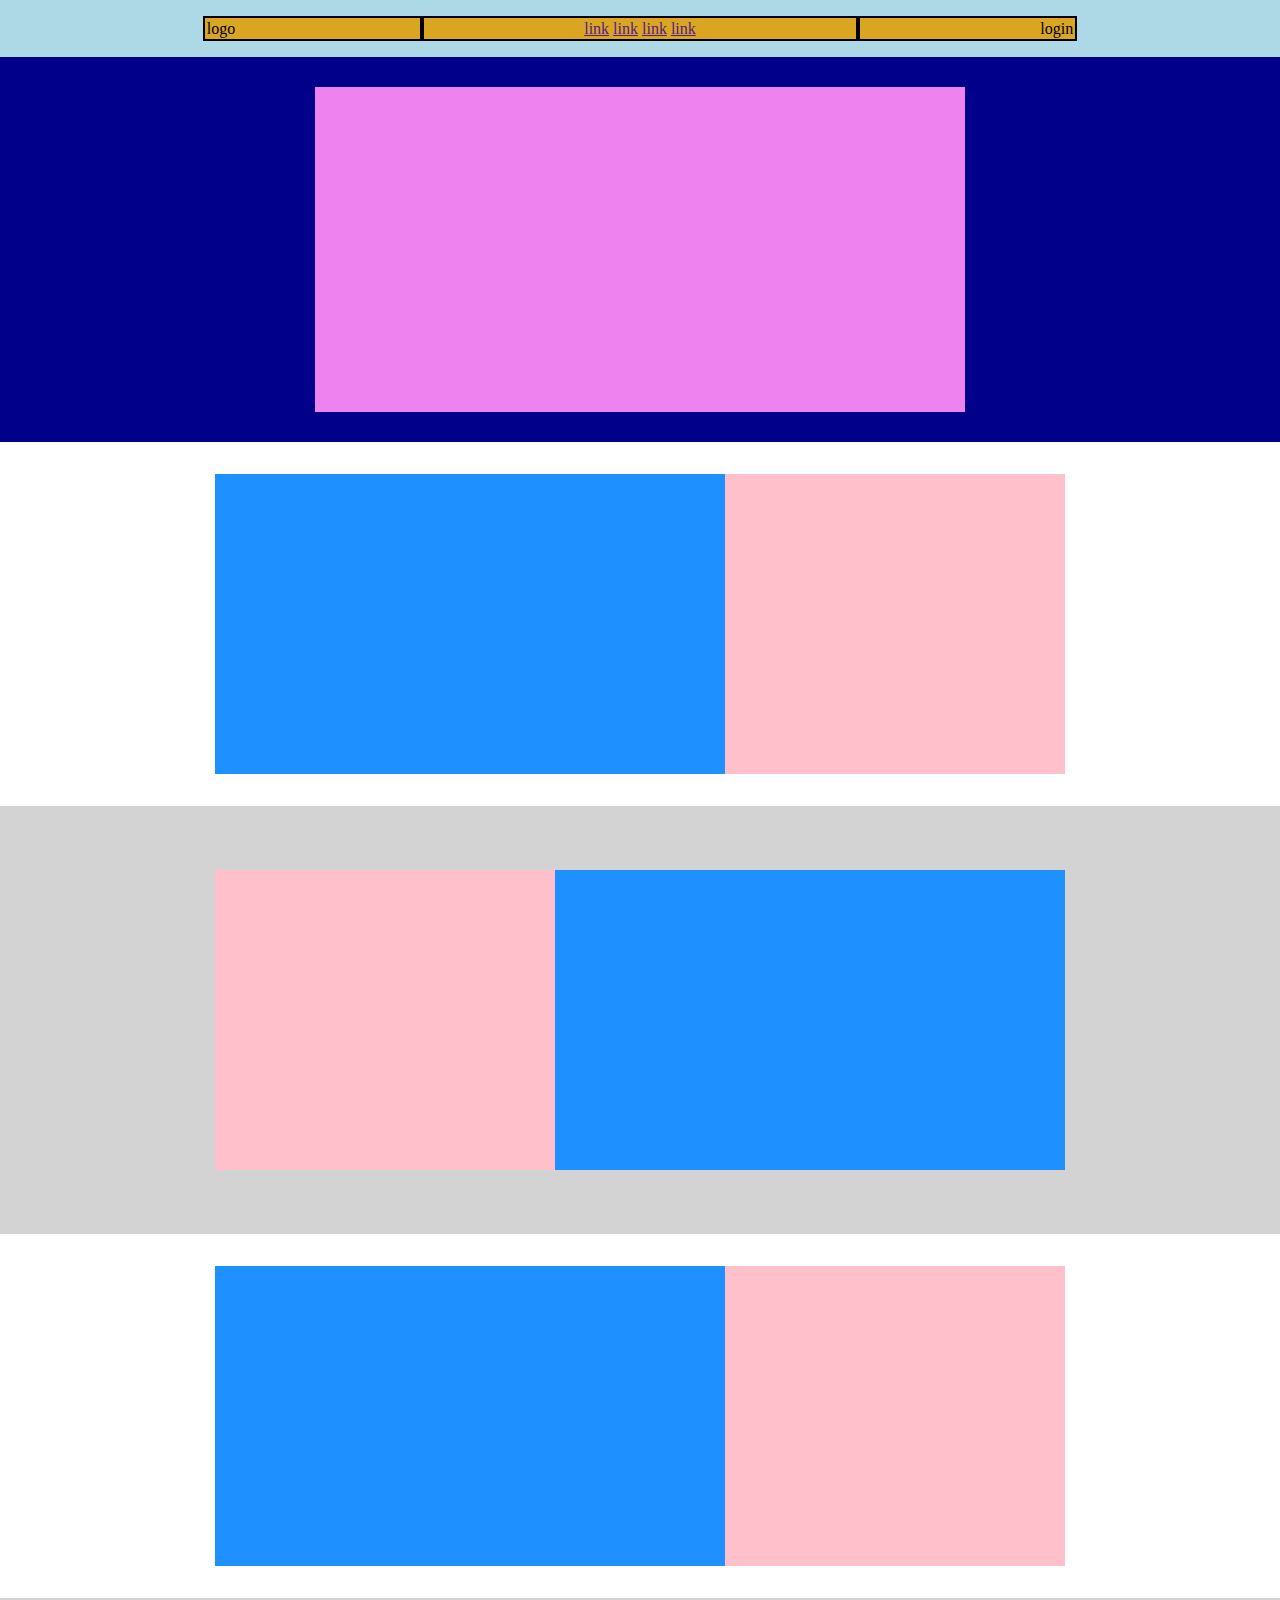
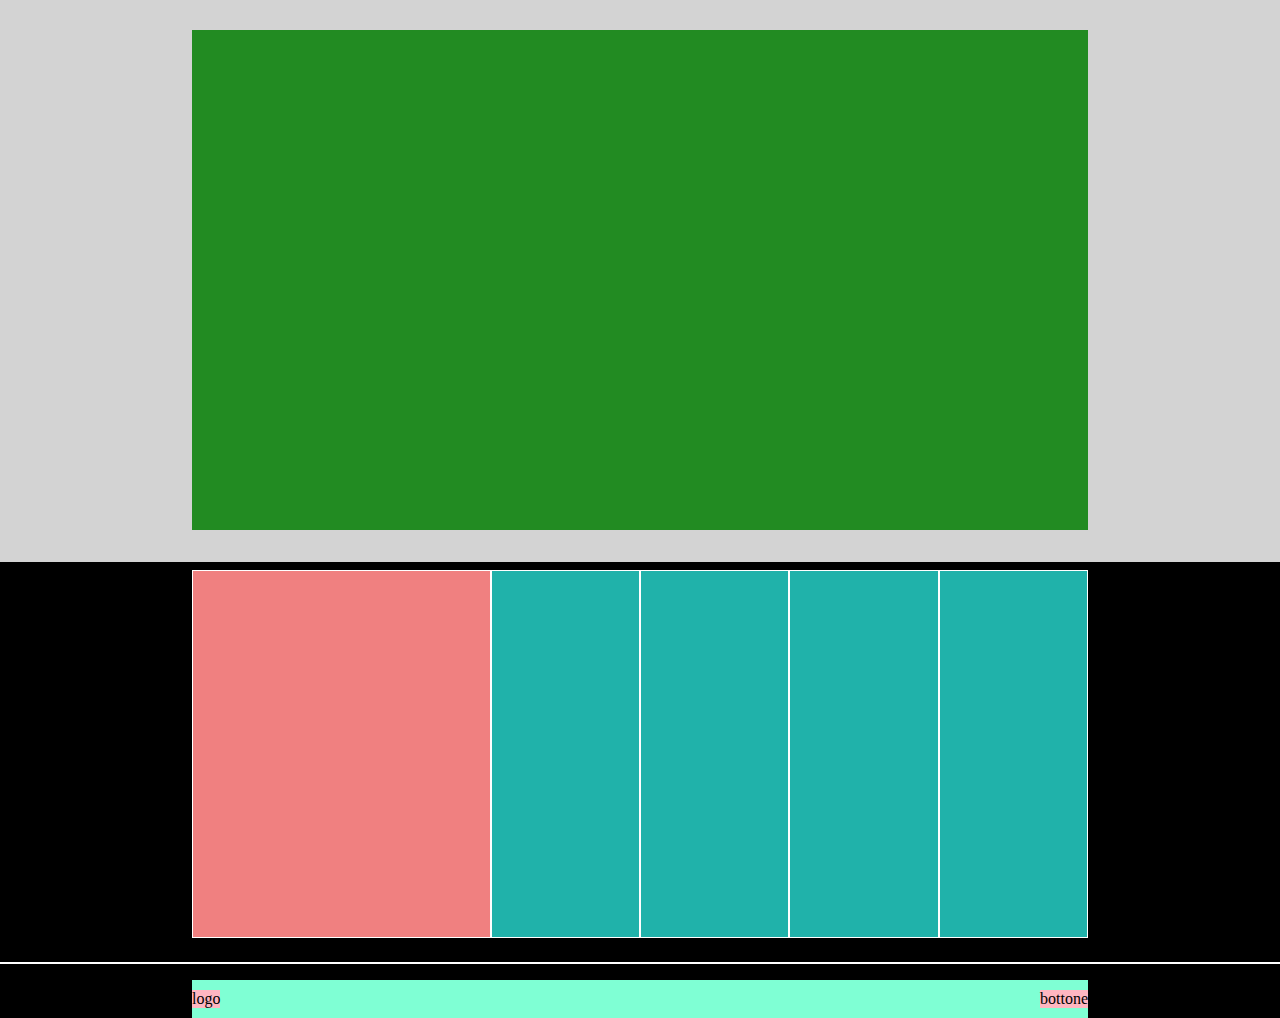
<file: index.html>
<!DOCTYPE html>
<html lang="en">
<head>
    <meta charset="UTF-8">
    <meta http-equiv="X-UA-Compatible" content="IE=edge">
    <meta name="viewport" content="width=device-width, initial-scale=1.0">
    <title>Document</title>
    <link rel="stylesheet" href="style.css">
</head>
<body>

    <header id="site_header">
        <div class="conteiner">
            <div class="row">
                <div class="col-1">
                    <span>logo</span>
                </div>
                <div class="col-2">
                    <a href="">link</a>
                    <a href="">link</a>
                    <a href="">link</a>
                    <a href="">link</a>

                    
                </div>
                <div class="col-3">
                    <span class="login">login</span>
                    
                </div>
            </div>
        </div>
    </header>

    <main id="site_main">
        <section id="blue_block">
            <div class="blue_block">
                 <div class="purple_block">
                
                 </div>
            </div>
         </section>

         <section id="first_row">
            <div class="conteiner_row">
                <div class="information">
                     <div class="banner">

                     </div>
                     <div class="description">

                     </div>
                </div>
            </div>
         </section>

         <section class="grey">
            <div class="grey_conteiner_row">
                <div class="information">
                    <div class="description">

                    </div>
                     <div class="banner">

                     </div>
                    
                </div>
            </div>
         </section>

         <section id="third_row">
            <div class="conteiner_row">
                <div class="information">
                     <div class="banner">

                     </div>
                     <div class="description">

                     </div>
                </div>
            </div>
         </section>

         <section class="grey">
            <div class="green_row">

            </div>
         </section>

         <section class="black">
            <div class="black_conteiner">
                <div class="col-4">

                </div>
                <div class="col-5">

                </div>
                <div class="col-6">

                </div>
                <div class="col-7">

                </div>
                <div class="col-8">

                </div>
            </div>

         </section>

    </main>


    <footer id="site_footer">
        <section class="final_row">
            <div class="final_information">
                <span class="footer_information">logo</span>
                <span class="footer_information">bottone</span>
            </div>
        </section>

       

    </footer>
    
</body>
</html>
</file>
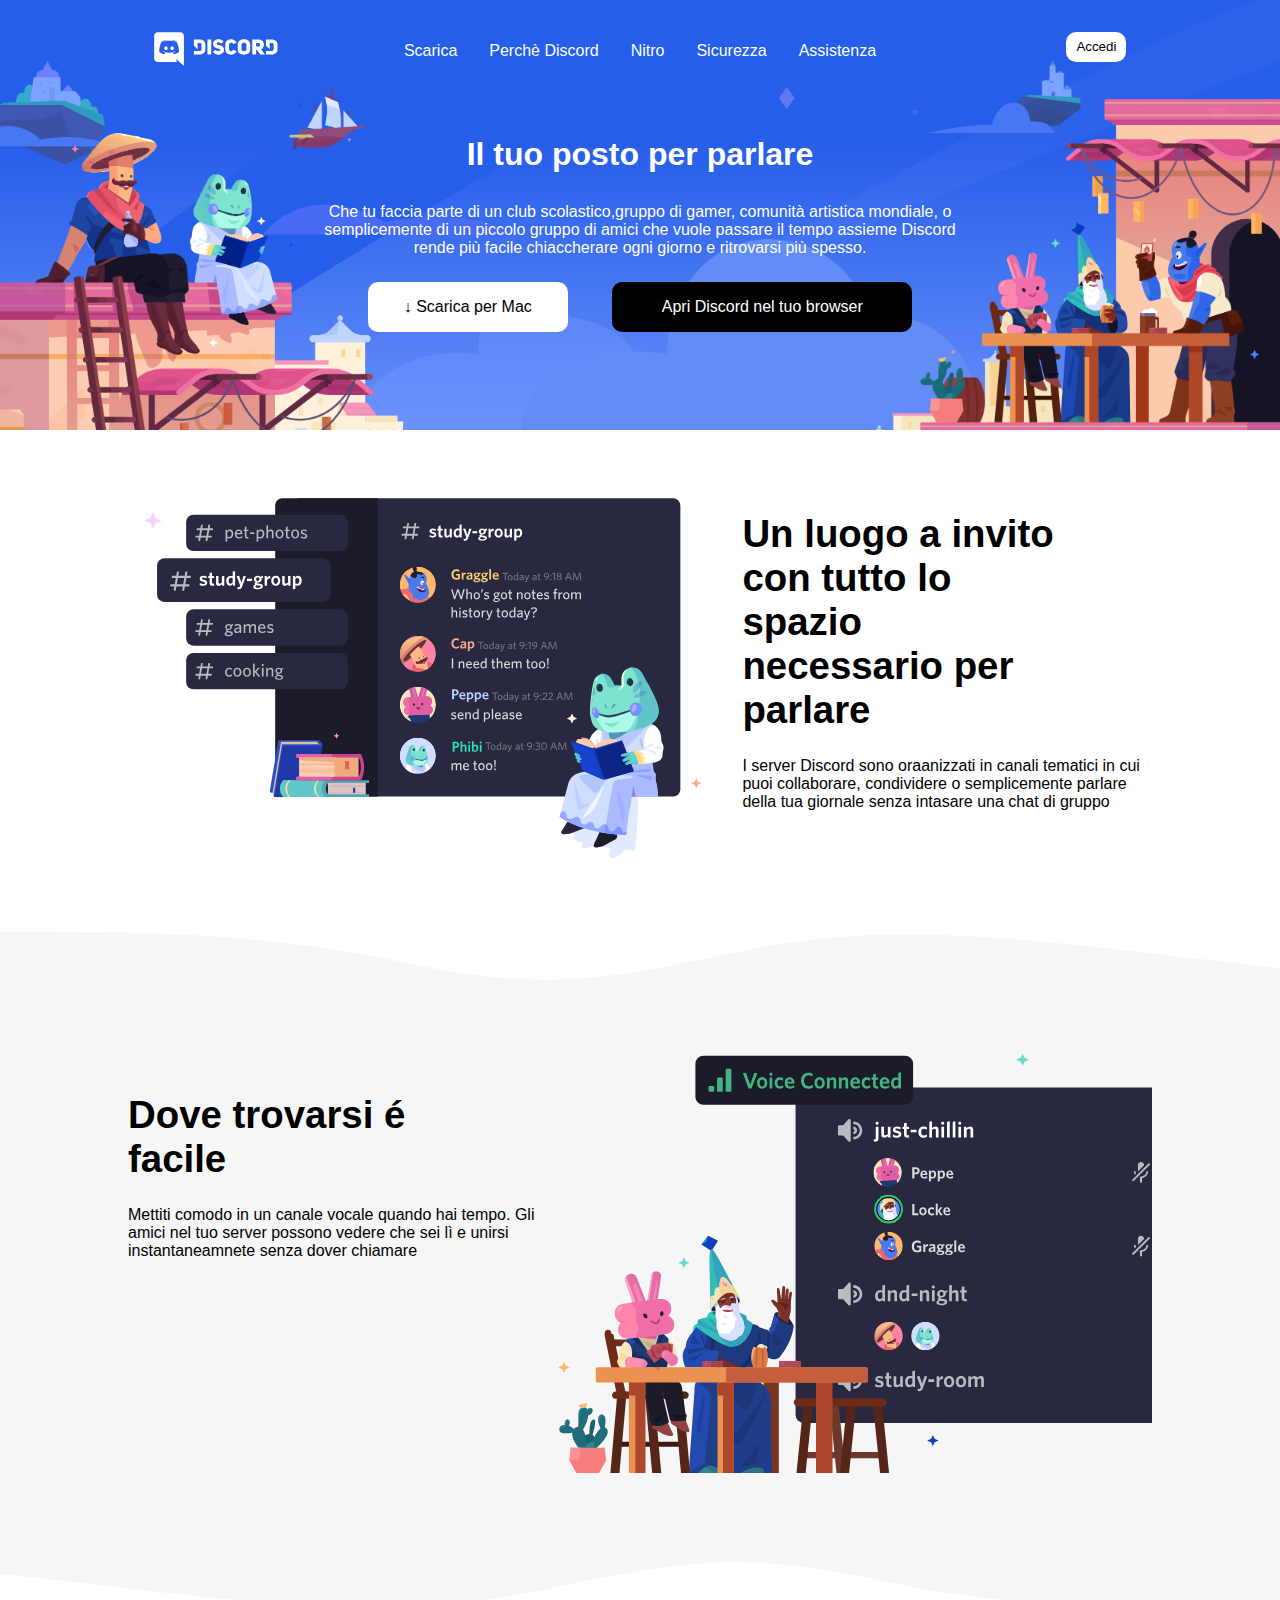
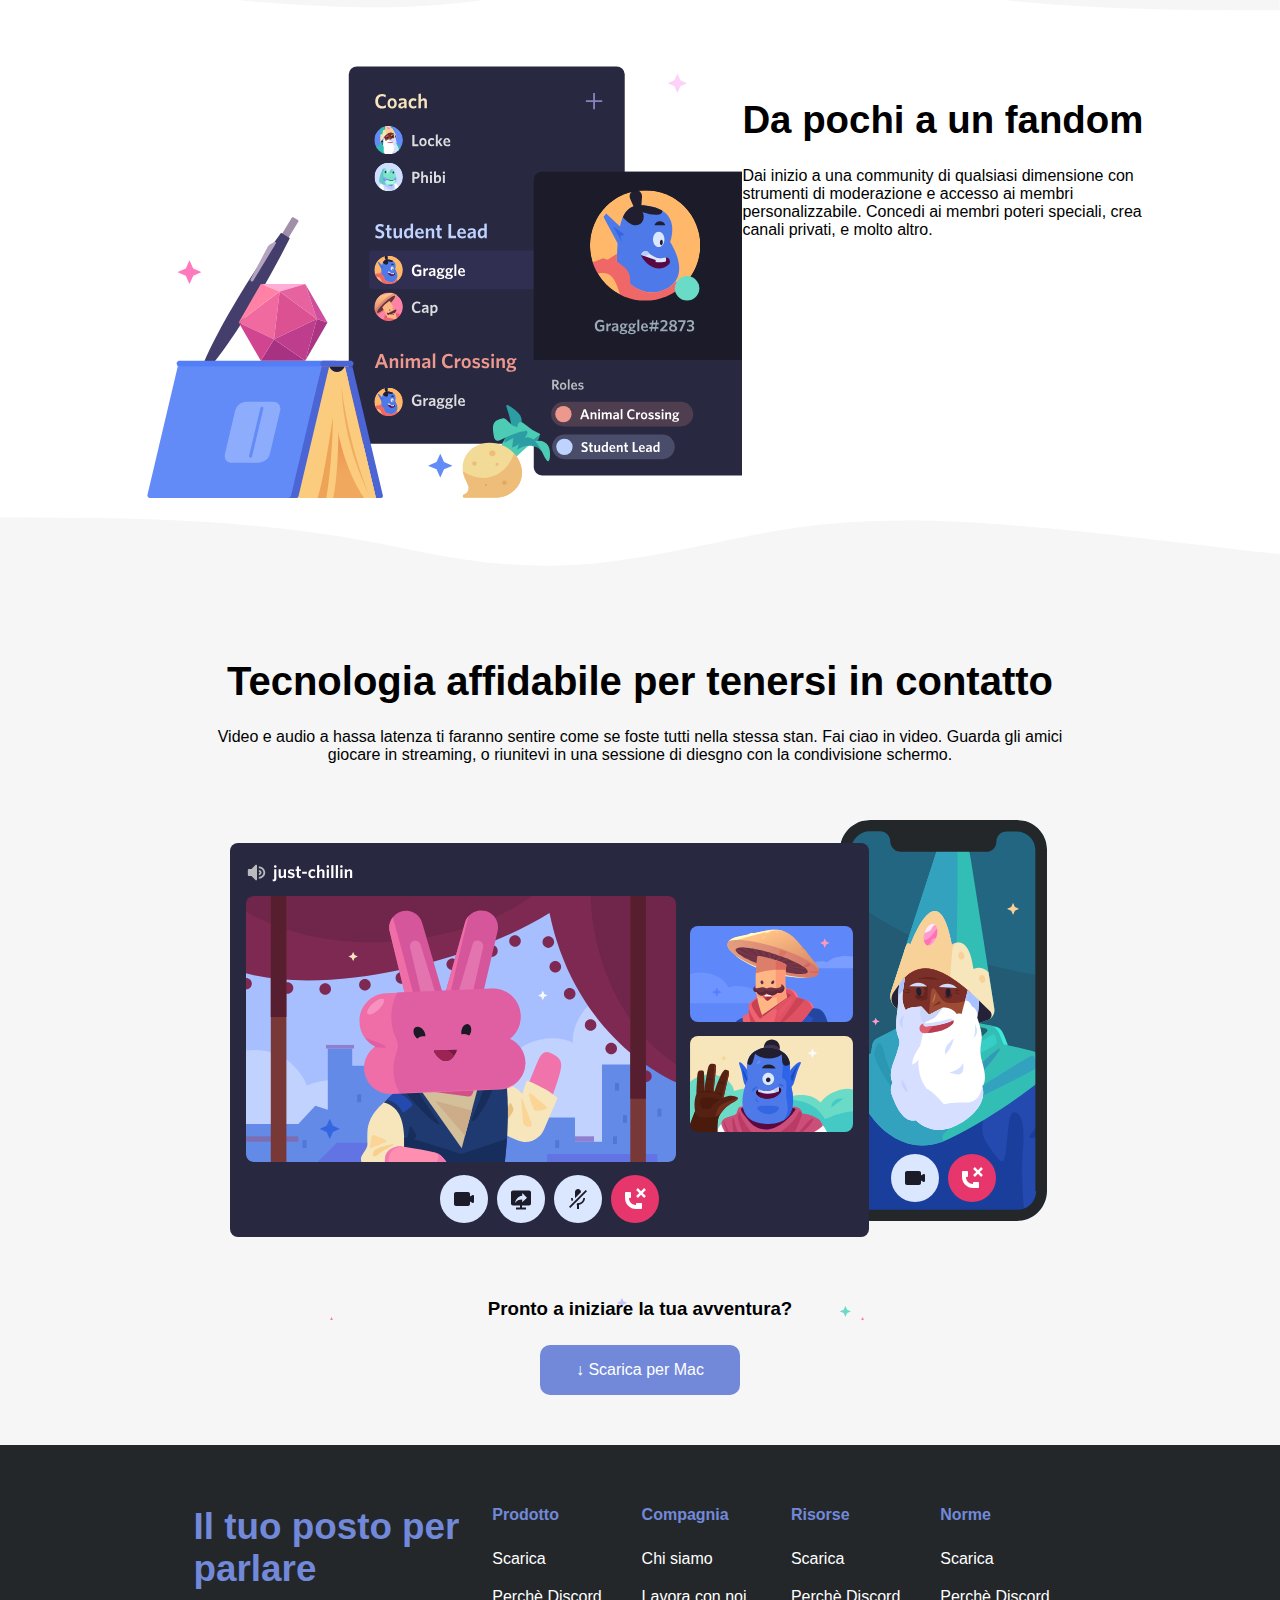
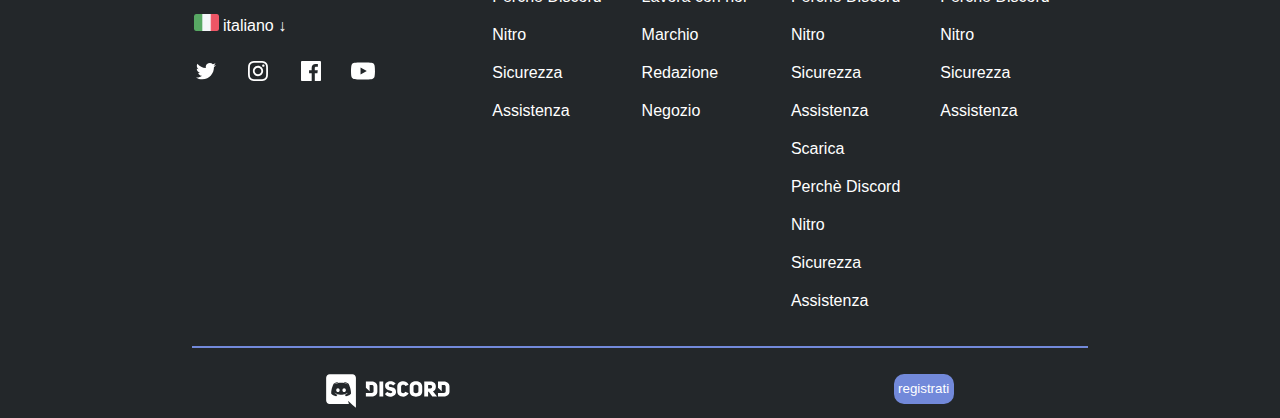
<file: Bonus/index.html>
<!DOCTYPE html>
<html lang="en">
<head>
    <meta charset="UTF-8">
    <meta http-equiv="X-UA-Compatible" content="IE=edge">
    <meta name="viewport" content="width=device-width, initial-scale=1.0">
    <title>Document</title>
    <link rel="stylesheet" href="./style.css">
</head>
<body class="debug">

    <header id="site_header">
        <div class="sfondo">
            <div class="conteiner">
                <div class="row">
                  <div class="col-1">
                      <img src="./assets/logo.svg" alt="">
                  </div>
                   <div class="col-2">
                    <a href="">Scarica</a>
                    <a href="">Perchè Discord</a>
                    <a href="">Nitro</a>
                    <a href="">Sicurezza</a>
                    <a href="">Assistenza</a>

                    
                   </div>
                    <div class="col-3">
                    <button>Accedi</button>
                    
                 
            </div>
         <section id="blue_block">
            <div class="blue_block">
                 <div class="purple_block">
                    <h1>Il tuo posto per parlare</h1>
                    <span class="center">Che tu faccia parte di un club scolastico,gruppo di gamer, comunità artistica mondiale, o semplicemente di un piccolo gruppo di amici che vuole passare il tempo assieme Discord rende più facile chiaccherare ogni giorno e ritrovarsi più spesso.</span>  
                 </div >
                 <div class="button">

                 <button class="download">&DownArrow; Scarica per Mac</button>
                 <button class="browser">Apri Discord nel tuo browser </button>
                </div>

            </div>
              </section>
        </div>
    </header>

    <main id="site_main">
  

         <section id="first_row">
            <div class="conteiner_row">
                <div class="information">
                     <div class="banner_1">

                    </div>
                     <div class="description">
                    <span class="information_1"><strong>Un luogo a invito </strong></span>
                    <span class="information_1"><strong>con tutto lo</strong> </span>  
                    <span class="information_1"><strong>spazio</strong> </span> 
                    <span class="information_1"><strong>necessario per parlare</strong></span>
                         <div class="info">
                        <span >  I server Discord sono oraanizzati in canali tematici in cui puoi collaborare, condividere o semplicemente parlare della tua giornale senza intasare una chat di gruppo</span>
                         </div>
                     </div>
                   
                </div>
            </div>
         </section>
         <section class="grey">
            <div class="wave">
                <svg class="wave-1hkxOo" version="1.1" xmlns="http://www.w3.org/2000/svg" viewBox="0 0 1440 100" preserveAspectRatio="none"><path class="wavePath-haxJK1 animationPaused-2hZ4IO" d="M826.337463,25.5396311 C670.970254,58.655965 603.696181,68.7870267 447.802481,35.1443383 C293.342778,1.81111414 137.33377,1.81111414 0,1.81111414 L0,150 L1920,150 L1920,1.81111414 C1739.53523,-16.6853983 1679.86404,73.1607868 1389.7826,37.4859505 C1099.70117,1.81111414 981.704672,-7.57670281 826.337463,25.5396311 Z" fill="currentColor"></path></svg>
            </div>

            <div class="grey_conteiner_row">
                <div class="information_2">
                    <div class="description_2">
                        <span class="title"><strong>Dove trovarsi é facile</strong></span> <br>
                        <div class="info">
                        <span> Mettiti comodo in un canale vocale quando hai tempo. Gli amici nel tuo server possono vedere che sei lì e unirsi instantaneamnete senza dover chiamare</span>
                        </div>
                    </div>
                     <div class="banner_2">

                     </div>
                    
                </div>
            </div>

         </section>

         <section id="third_row">
            <div class="wave_reverse">
                <svg class="wave_1" version="1.1" xmlns="http://www.w3.org/2000/svg" viewBox="0 0 1440 100" preserveAspectRatio="none"><path class="wavePath-haxJK1 animationPaused-2hZ4IO" d="M826.337463,25.5396311 C670.970254,58.655965 603.696181,68.7870267 447.802481,35.1443383 C293.342778,1.81111414 137.33377,1.81111414 0,1.81111414 L0,150 L1920,150 L1920,1.81111414 C1739.53523,-16.6853983 1679.86404,73.1607868 1389.7826,37.4859505 C1099.70117,1.81111414 981.704672,-7.57670281 826.337463,25.5396311 Z" fill="currentColor"></path></svg>
            </div>
            <div class="conteiner_row">
                <div class="information">
                     <div class="banner_3">
                        
                     </div>
                     <div class="description_3">
                        <span class="information_1"><strong>Da pochi a un fandom </strong></span>
                        <div class="info">
                            <span>Dai inizio a una community di qualsiasi dimensione con strumenti di moderazione e accesso ai membri personalizzabile. Concedi ai membri poteri speciali, crea canali privati, e molto altro.</span>
    
                        </div>
                     </div>

                </div>
            </div>
         </section>

         <section class="grey">
            <div class="wave">
                <svg class="wave-1hkxOo" version="1.1" xmlns="http://www.w3.org/2000/svg" viewBox="0 0 1440 100" preserveAspectRatio="none"><path class="wavePath-haxJK1 animationPaused-2hZ4IO" d="M826.337463,25.5396311 C670.970254,58.655965 603.696181,68.7870267 447.802481,35.1443383 C293.342778,1.81111414 137.33377,1.81111414 0,1.81111414 L0,150 L1920,150 L1920,1.81111414 C1739.53523,-16.6853983 1679.86404,73.1607868 1389.7826,37.4859505 C1099.70117,1.81111414 981.704672,-7.57670281 826.337463,25.5396311 Z" fill="currentColor"></path></svg>
            </div>
            <div class="green_row">

                <h3 id="green_block">Tecnologia affidabile per tenersi in contatto</h3>
                <span>Video e audio a hassa latenza ti faranno sentire come se foste tutti nella stessa stan. Fai ciao in video. Guarda gli amici giocare in streaming, o riunitevi in una sessione di diesgno con la condivisione schermo.</span>

                <img src="./assets/item4-big.svg" alt="">
            </div>
            <div id="download">
                <div id="background">
                      <h3>Pronto a iniziare la tua avventura?</h3>
                </div>
                <div class="button">
                <button class="blue_download">&DownArrow; Scarica per Mac</button>
                </div>
            </div>
         </section>

         <section class="black">
            <div class="black_conteiner">
                <div class="col-4">
                    <h3 class="botton_title">Il tuo posto per parlare</h3>
                    <div class="flag">
                        <img src="./assets/ita.png" alt="" style="width: 25px;"> italiano &DownArrow;
                    </div>
                    <div class="loghi">
                        <svg width="24" height="24" viewBox="0 0 24 24" class="socialIcon_"><path fill="currentColor" d="M8.2177 20.2976C15.798 20.2976 19.9327 14.0329 19.9327 8.58261V8.05011C20.7362 7.46091 21.435 6.74089 22 5.92012C21.2567 6.26235 20.4637 6.48437 19.6507 6.57791C20.5139 6.06164 21.1597 5.24885 21.4675 4.2913C20.6598 4.76183 19.7822 5.10021 18.8677 5.29365C17.3053 3.64491 14.7069 3.56109 13.0415 5.10571C11.9701 6.10222 11.5157 7.59694 11.8512 9.02114C8.54594 8.85772 5.46574 7.29769 3.37823 4.72983C2.28095 6.60789 2.84519 9.01622 4.66249 10.2114C4.00661 10.1858 3.36464 10.0146 2.78309 9.71026V9.7729C2.78257 11.7293 4.15628 13.417 6.07204 13.8136C5.46884 13.9751 4.83671 13.9965 4.22396 13.8763C4.76475 15.5538 6.31437 16.7003 8.07674 16.7267C6.62377 17.8749 4.82287 18.4936 2.97103 18.4808C2.65779 18.4808 2.31323 18.4495 2 18.4182C3.84433 19.6513 6.0148 20.3057 8.23336 20.2976"></path></svg>
                        <svg width="24" height="24" viewBox="0 0 24 24" class="socialIcon"><g fill="currentColor"><path fill-rule="evenodd" clip-rule="evenodd" d="M11.9969 2.00632C9.28187 2.00632 8.94143 2.01783 7.87516 2.06648C6.81111 2.11501 6.0844 2.28402 5.44853 2.53116C4.79115 2.78659 4.23365 3.12842 3.67786 3.68417C3.1221 4.23997 2.78028 4.79747 2.52484 5.45485C2.2777 6.09072 2.10869 6.81743 2.06016 7.88148C2.01151 8.94775 2 9.28818 2 12.0032C2 14.7181 2.01151 15.0586 2.06016 16.1249C2.10869 17.1889 2.2777 17.9156 2.52484 18.5515C2.78028 19.2089 3.1221 19.7664 3.67786 20.3222C4.23365 20.8779 4.79115 21.2197 5.44853 21.4752C6.0844 21.7223 6.81111 21.8913 7.87516 21.9398C8.94143 21.9885 9.28187 22 11.9969 22C14.7118 22 15.0523 21.9885 16.1185 21.9398C17.1826 21.8913 17.9093 21.7223 18.5452 21.4752C19.2025 21.2197 19.76 20.8779 20.3158 20.3222C20.8716 19.7664 21.2134 19.2089 21.4689 18.5515C21.716 17.9156 21.885 17.1889 21.9335 16.1249C21.9822 15.0586 21.9937 14.7181 21.9937 12.0032C21.9937 9.28818 21.9822 8.94775 21.9335 7.88148C21.885 6.81743 21.716 6.09072 21.4689 5.45485C21.2134 4.79747 20.8716 4.23997 20.3158 3.68417C19.76 3.12842 19.2025 2.78659 18.5452 2.53116C17.9093 2.28402 17.1826 2.11501 16.1185 2.06648C15.0523 2.01783 14.7118 2.00632 11.9969 2.00632ZM11.9969 3.80755C14.6661 3.80755 14.9823 3.81775 16.0364 3.86584C17.0111 3.91029 17.5404 4.07314 17.8927 4.21005C18.3593 4.3914 18.6923 4.60802 19.0421 4.95786C19.392 5.30767 19.6086 5.64068 19.79 6.10731C19.9269 6.45957 20.0897 6.9889 20.1342 7.96358C20.1823 9.01771 20.1925 9.3339 20.1925 12.0032C20.1925 14.6724 20.1823 14.9886 20.1342 16.0427C20.0897 17.0174 19.9269 17.5468 19.79 17.899C19.6086 18.3656 19.392 18.6987 19.0421 19.0485C18.6923 19.3983 18.3593 19.6149 17.8927 19.7963C17.5404 19.9332 17.0111 20.096 16.0364 20.1405C14.9825 20.1886 14.6663 20.1988 11.9969 20.1988C9.32738 20.1988 9.01127 20.1886 7.95726 20.1405C6.98258 20.096 6.45325 19.9332 6.10099 19.7963C5.63437 19.6149 5.30135 19.3983 4.95155 19.0485C4.60175 18.6987 4.38508 18.3656 4.20373 17.899C4.06683 17.5468 3.90397 17.0174 3.85952 16.0427C3.81143 14.9886 3.80123 14.6724 3.80123 12.0032C3.80123 9.3339 3.81143 9.01771 3.85952 7.96358C3.90397 6.9889 4.06683 6.45957 4.20373 6.10731C4.38508 5.64068 4.60171 5.30767 4.95155 4.95786C5.30135 4.60802 5.63437 4.3914 6.10099 4.21005C6.45325 4.07314 6.98258 3.91029 7.95726 3.86584C9.01139 3.81775 9.32758 3.80755 11.9969 3.80755Z"></path><path fill-rule="evenodd" clip-rule="evenodd" d="M11.9968 15.3355C10.1564 15.3355 8.66451 13.8435 8.66451 12.0032C8.66451 10.1628 10.1564 8.67089 11.9968 8.67089C13.8372 8.67089 15.3291 10.1628 15.3291 12.0032C15.3291 13.8435 13.8372 15.3355 11.9968 15.3355ZM11.9968 6.86966C9.16161 6.86966 6.86328 9.16799 6.86328 12.0032C6.86328 14.8384 9.16161 17.1367 11.9968 17.1367C14.832 17.1367 17.1303 14.8384 17.1303 12.0032C17.1303 9.16799 14.832 6.86966 11.9968 6.86966Z"></path><path fill-rule="evenodd" clip-rule="evenodd" d="M18.5328 6.66684C18.5328 7.32938 17.9957 7.86644 17.3331 7.86644C16.6706 7.86644 16.1335 7.32938 16.1335 6.66684C16.1335 6.0043 16.6706 5.46719 17.3331 5.46719C17.9957 5.46719 18.5328 6.0043 18.5328 6.66684Z"></path></g></svg>
                        <svg width="24" height="24" viewBox="0 0 24 24" class="socialIcon"><path fill="currentColor" d="M20.875 2H3.09375C2.46875 2 2 2.5 2 3.09375V20.875C2 21.5 2.5 21.9687 3.09375 21.9687H12.6875V14.2188H10.0625V11.1875H12.6562V8.96874C12.6562 6.375 14.2187 4.96875 16.5312 4.96875C17.625 4.96875 18.5937 5.0625 18.875 5.09375V7.78125H17.2812C16.0312 7.78125 15.7812 8.375 15.7812 9.25V11.1875H18.7812L18.4062 14.25H15.8125V22H20.9062C21.5312 22 22 21.5 22 20.9062V3.125C22 2.46875 21.5 2 20.875 2Z"></path></svg>
                        <svg width="24" height="24" viewBox="0 0 24 24" class="socialIcon"><path fill-rule="evenodd" clip-rule="evenodd" d="M21.3766 4.10479C22.4093 4.38257 23.2225 5.20102 23.4985 6.24038C24 8.12411 24 12.0545 24 12.0545C24 12.0545 24 15.9848 23.4985 17.8688C23.2225 18.908 22.4093 19.7265 21.3766 20.0044C19.505 20.5091 12 20.5091 12 20.5091C12 20.5091 4.49496 20.5091 2.62336 20.0044C1.59082 19.7265 0.777545 18.908 0.501545 17.8688C0 15.9848 0 12.0545 0 12.0545C0 12.0545 0 8.12411 0.501545 6.24038C0.777545 5.20102 1.59082 4.38257 2.62336 4.10479C4.49496 3.59998 12 3.59998 12 3.59998C12 3.59998 19.505 3.59998 21.3766 4.10479ZM15.8182 12.0546L9.54551 15.623V8.48596L15.8182 12.0546Z" fill="currentColor"></path></svg>
                    </div>
                </div>
                <div class="col-5">
                    <h6>Prodotto</h6>
                    <a href="" style="margin-left: 0px">Scarica</a>
                    <a href="" style="margin-left: 0px">Perchè Discord</a>
                    <a href="" style="margin-left: 0px">Nitro</a>
                    <a href="" style="margin-left: 0px">Sicurezza</a>
                    <a href="" style="margin-left: 0px">Assistenza</a>

                </div>
                <div class="col-6">
                    <h6>Compagnia</h6>
                    <a href="" style="margin-left: 0px">Chi siamo</a>
                    <a href="" style="margin-left: 0px">Lavora con noi</a>
                    <a href="" style="margin-left: 0px">Marchio</a>
                    <a href="" style="margin-left: 0px">Redazione</a>
                    <a href="" style="margin-left: 0px">Negozio</a>

                </div>
                <div class="col-7">
                    <h6>Risorse</h6>
                    <a href="" style="margin-left: 0px">Scarica</a>
                    <a href="" style="margin-left: 0px">Perchè Discord</a>
                    <a href="" style="margin-left: 0px">Nitro</a>
                    <a href="" style="margin-left: 0px">Sicurezza</a>
                    <a href="" style="margin-left: 0px">Assistenza</a>
                    <a href="" style="margin-left: 0px">Scarica</a>
                    <a href="" style="margin-left: 0px">Perchè Discord</a>
                    <a href="" style="margin-left: 0px">Nitro</a>
                    <a href="" style="margin-left: 0px">Sicurezza</a>
                    <a href="" style="margin-left: 0px">Assistenza</a>

                </div>
                <div class="col-8">
                    <h6>Norme</h6>
                    <a href="" style="margin-left: 0px">Scarica</a>
                    <a href="" style="margin-left: 0px">Perchè Discord</a>
                    <a href="" style="margin-left: 0px">Nitro</a>
                    <a href="" style="margin-left: 0px">Sicurezza</a>
                    <a href="" style="margin-left: 0px">Assistenza</a>

                </div>
            </div>

         </section>

    </main>


    <footer id="site_footer">
        <section class="final_row">
            <div class="final_information">
                <img src="./assets/logo.svg" alt="">            
                <button class="registrati">registrati</button>         
            </div>
        </section>

       

    </footer>
    
</body>
</html>
</file>
<file: style.css>
*{
    margin: 0;
    padding: 0;
    box-sizing: border-box;
}
/* inizio header */
header{
    background-color: #ADD8E6;
    padding: 1rem;
}
.conteiner{
    width: 70%;
    max-width: 1200px;
    margin: 0 auto;
    background-color: #DAA520;
}
.row{
display: flex;
flex-wrap: wrap;
justify-content: center;
}
[class^="col"]{
padding: 0.1rem;
}
.col-1{

    width: calc((100% / 4) *1);
    border: 2px solid;    

}
.col-2{
    width: calc((100% / 4) *2);
border: 2px solid;   
text-align: center; 

}
.col-3{
    width: calc((100% / 4) *1);
border: 2px solid;    
text-align: end;
}
/* fine header */

/* inizio main */
/*  inizio blue block */
.blue_block{
    background-color: #00008B;
 padding: 30px ;
}
.purple_block{
    background-color: #EE82EE;
    width: 650px;
    height: 325px;
    margin: 0 auto;
}
/*  fine blue block */


.conteiner_row{
    width: 70%;
    max-width: 1200px;
    margin: 0 auto;
    padding: 2rem 0;
    background-color: white;
}
.information{
    display: flex;
    flex-wrap: wrap;
    justify-content: center;
    height: 300px;
}
.banner{
    width: calc((850px /5)*3);
    background-color:#1E90FF;



}
.description{
    width: calc((850px /5)*2);
    background-color:#FFC0CB;
 

}
section.grey{
    background-color: lightgrey;
    padding: 2rem 0;

}

.grey_conteiner_row{
    width: 70%;
    max-width: 1200px;
    margin: 0 auto;
    padding: 2rem 0;

}
.green_row{
    width: 70%;
    max-width: 1200px;
    margin: 0 auto;
    height: 500px;
    background-color: #228B22;
}
.black{
    background-color: black;
    border-bottom: 2px solid white;

}
.black_conteiner{
    height: 400px;
    width: 70%;
    max-width: 1200px;
    margin: 0 auto;
    display: flex;
flex-wrap: wrap;
justify-content: center;
padding-top: 0.5rem;
padding-bottom: 1.5rem;
 
}
.col-4{
    background-color: #F08080;
    width: calc((100% / 6) *2);
    border: 1px solid white;

}
.col-5{
    background-color: #20B2AA;
    width: calc((100% / 6) *1);
    border: 1px solid white;

}
.col-6{
    background-color: #20B2AA;
    width: calc((100% / 6) *1);
    border: 1px solid white;

}
.col-7{
    background-color: #20B2AA;
    width: calc((100% / 6) *1);
    border: 1px solid white;

}
.col-8{
    background-color: #20B2AA;
    width: calc((100% / 6) *1);
    border: 1px solid white;

}
footer{
    background-color: black;
}
.final_row{

padding-top: 1rem;

}
.final_information{
    display: flex;
    justify-content: space-between;
    width: 70%;
    max-width: 1200px;
    margin: 0 auto;
background-color: #7FFFD4;
padding: 10px 0;
}
.footer_information{
    background-color: #FFB6C1;
}
</file>
<file: Bonus/style.css>
*{
    margin: 0;
    padding: 0;
    box-sizing: border-box;
    font-family: 'Padauk', sans-serif;}

/* #region head*/
header{
    background-color: #255EE9;
    /* height: 1200px; */
}
a{
    margin: 10px 1rem;
    cursor: pointer;
    text-decoration-line: none;
    color: white;
 
}
button{
 border-width: 0px ;
height: 30px;
width: 60px;

background-color: white;
border-color: white;
border-radius: 10px 10px 10px 10px;}
.conteiner{
    width: 80%;
    max-width: 1200px;
    margin: 0 auto;
}
.row{
display: flex;
flex-wrap: wrap;
justify-content: center;
}
[class^="col"]{
padding: 0.1rem;
}
.col-1{

    width: calc((100% / 5) *1);
}
.col-2{
 width: calc((100% / 5) *3);
text-align: center; 
display: flex;
justify-content: center;
}
.col-3{
    width: calc((100% / 5 ) *1);
text-align: end;
}

/*  inizio blue block */
.sfondo{
background-image: url(./assets/jumbo.png); 
padding: 30px ;
background-size: cover;
height: 430px;
}
.purple_block{
    color: white;
    vertical-align: middle;
    width: 650px;
    margin: 0 auto;
    text-align: center;
}
h1{
    text-align: center;
    font-size: 2rem;
    padding-top: 65px;
    padding-bottom: 30px;
}
span .center{
    /* font-size: large;
    display: flex;
justify-content: center; */
}
.button{
    padding-top: 25px ;
    padding-bottom: 50px;
    text-align: center;
}
.download{
    height: 50px;
    width: 200px;
    margin: 0 20px;
    font-size: 1rem;
}
.browser{
    height: 50px;
    width: 300px;
margin: 0 20px;
font-size: 1rem;
background-color: black;
color: white;
}
.center{
    text-align: center;
}
/*  fine blue block */
/* #endregion head */

/* #region main */


.conteiner_row{
    width: 80%;
    max-width: 1200px;
    margin: 0 auto;
    padding: 2rem 0;
    background-color: white;
    height: 500px;
}
.information{
    display: flex;
    flex-wrap: wrap;
    justify-content: center;
}

.banner_1{
    width: calc((100% /5)*3);
background-image: url(./assets/item1.svg);
background-size: cover;
height: 400px;

}

.information_1{
display: flex;
justify-content: left;
font-size: 2.4rem;

}
.description{
    width: calc((100% /5)*2);
    margin-top: 50px;

}
.info{
    margin-top: 25px;
    font-size: medium;
    
}
.wave-1hkxOo{
    color: #F6F6F6;
    background-color: white;
}
/* .wave{
    background-image: url(/assets/wave.svg);
    background-color: white;
    color: #F6F6F6 ;
    height: 50px;
} */
section.grey{
    background-color: #F6F6F6;


}

.grey_conteiner_row{
    width: 80%;
    max-width: 1200px;
    margin: 0 auto;

}
.wave_reverse{
    display: revert;
}
.wave_1{
    color: #F6F6F6;
    background-color: white;
    transform: rotate(180deg);
}
.information_2{
    display: flex;
    flex-wrap: wrap;
    justify-content: center;
    height: 500px;
 
}
.banner_2{
    background-image: url(./assets/item2.svg);
    width: calc((100% /5)*3);
    background-size: cover;
    margin-bottom: 50px;
    
    
}

.description_2{
    width: calc((100% /5)*2);
   
    margin-bottom: 50px;
    font-size: 2.4rem;
    margin-top: 70px;
}
.title{
    margin-right: 25px;
}
.banner_3{
    width: calc((100% /5)*3);
    background-image: url(./assets/item3.svg);
    background-size: cover;
    height: 450px;


}
.description_3{
    width: calc((100% /5)*2);
    margin-top: 50px;

}
.green_row{
   padding-top: 50px;
    width: 70%;
    max-width: 1200px;
    margin: 0 auto;
    /* height: 500px;
    background-color: #228B22; */
    text-align: center;
}
#green_block{
font-size: 2.5rem;
margin-bottom: 1.5rem;
}

#background{
    background-image: url(./assets/stars.svg);
    text-align: center;
    /* background-size: cover; */
    width: 50%;
    margin: 0 auto;
}
.blue_download{
    height: 50px;
    width: 200px;
    margin: 0 20px;
    font-size: 1rem;
    background-color: #7289DA;
    color: white;
}
.black{
    background-color: #23272A;

}
.black_conteiner{
    /* height: 400px; */
    width: 70%;
    max-width: 1200px;
    margin: 0 auto;
    display: flex;
flex-wrap: wrap;
justify-content: center;
padding-top: 60px;
padding-bottom: 1.5rem;
color: white;
 
}
.black_conteiner{
    font-size: 16px;
}
.botton_title{
    color: #7289DA;
    font-size: 2.3rem;
}

div.flag{
    margin-top: 24px;
    color: white;
}
.loghi{
    margin-top: 24px;
}
.socialIcon{
    margin-left: 24px;

}
.col-4{
    font-size: 1rem;
    width: calc((100% / 6) *2);

}
h6{
    font-size: 1rem;
    color:#7289DA ;
    margin-bottom: 1rem;
}
.col-5{
    width: calc((100% / 6) *1);
display: flex;
flex-direction: column;


}
.col-6{
    width: calc((100% / 6) *1);
    display: flex;
    flex-direction: column;
}
.col-7{
    width: calc((100% / 6) *1);
    display: flex;
    flex-direction: column;
}
.col-8{
    width: calc((100% / 6) *1);
    display: flex;
    flex-direction: column;
}
/* #endregion main */

/* #region footer */
footer{
    background-color: #23272A;
}

.final_row{
width: 70%;
padding-top: 1rem;
margin: 0 auto;
border-top: 2px solid #7289DA;
}
.final_information{
    display: flex;
    justify-content: space-between;
    width: 70%;
    max-width: 1200px;
    margin: 0 auto;
    padding: 10px 0;
}

.registrati{
    background-color: #7289DA;
    color: white;
}
/* #endregion footer */
</file>
